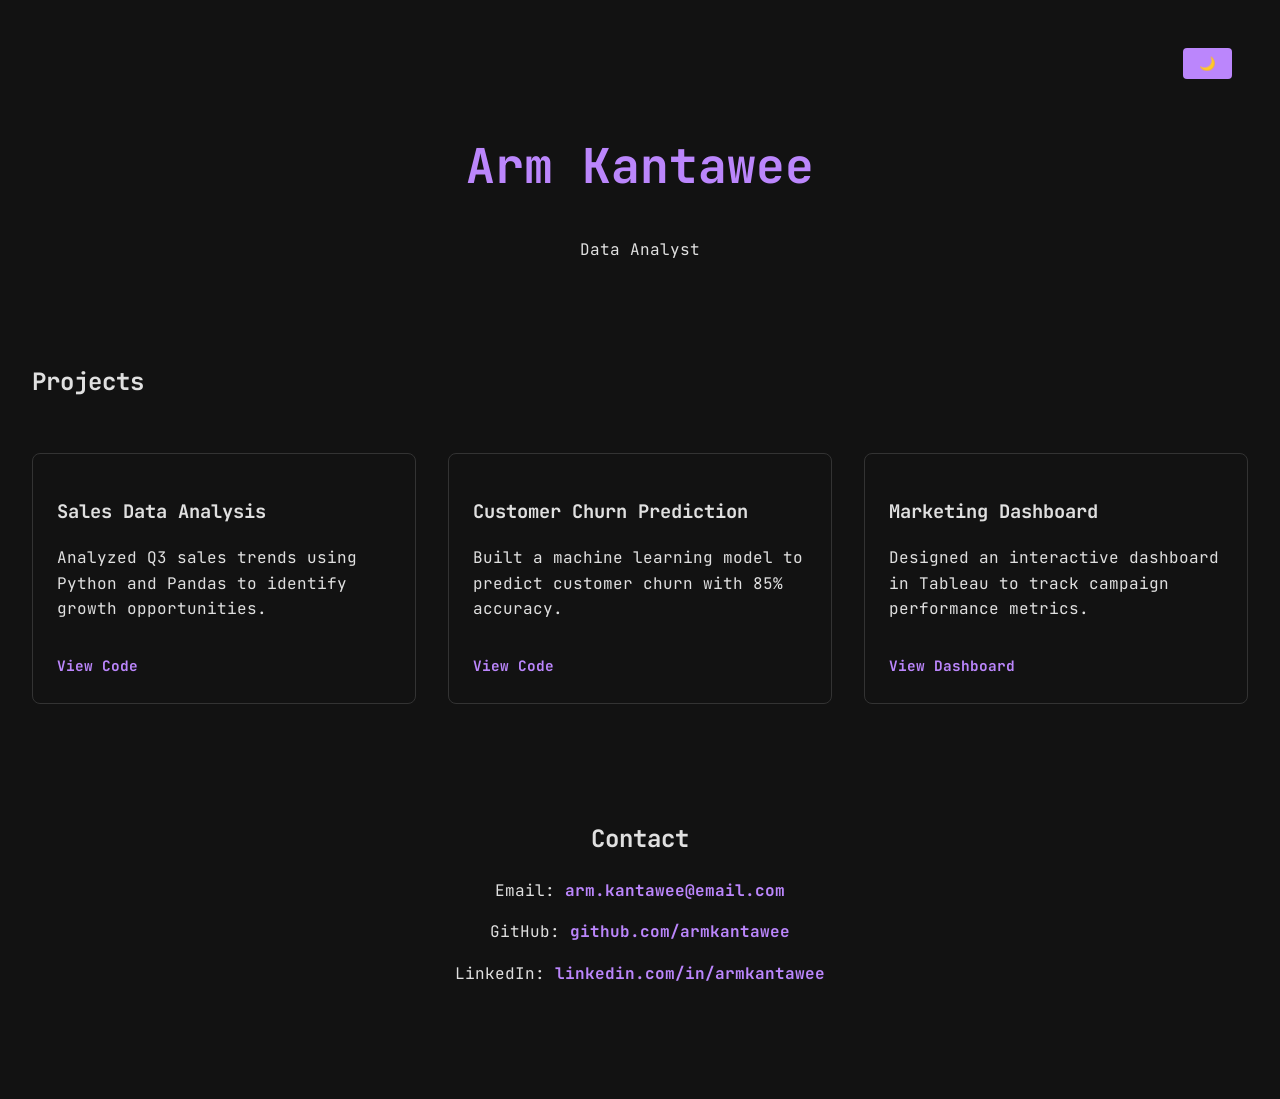
<file: index.html>
<!DOCTYPE html>
<html lang="en">
<head>
    <meta charset="UTF-8">
    <meta name="viewport" content="width=device-width, initial-scale=1.0">
    <title>Arm Kantawee | Data Analyst</title>
    <link rel="stylesheet" href="style.css">
</head>
<body>
    <header>
        <button id="theme-toggle">🌙</button>
        <h1>Arm Kantawee</h1>
        <p>Data Analyst</p>
    </header>

    <section id="projects">
        <h2>Projects</h2>
        <div class="project-grid">
            <div class="project-card">
                <h3>Sales Data Analysis</h3>
                <p>Analyzed Q3 sales trends using Python and Pandas to identify growth opportunities.</p>
                <a href="#">View Code</a>
            </div>
            <div class="project-card">
                <h3>Customer Churn Prediction</h3>
                <p>Built a machine learning model to predict customer churn with 85% accuracy.</p>
                <a href="#">View Code</a>
            </div>
            <div class="project-card">
                <h3>Marketing Dashboard</h3>
                <p>Designed an interactive dashboard in Tableau to track campaign performance metrics.</p>
                <a href="#">View Dashboard</a>
            </div>
        </div>
    </section>

    <section id="contact">
        <h2>Contact</h2>
        <p>Email: <a href="mailto:arm.kantawee@email.com">arm.kantawee@email.com</a></p>
        <p>GitHub: <a href="https://github.com/armkantawee" target="_blank">github.com/armkantawee</a></p>
        <p>LinkedIn: <a href="https://linkedin.com/in/armkantawee" target="_blank">linkedin.com/in/armkantawee</a></p>
    </section>

    <script src="script.js"></script>
</body>
</html>
</file>
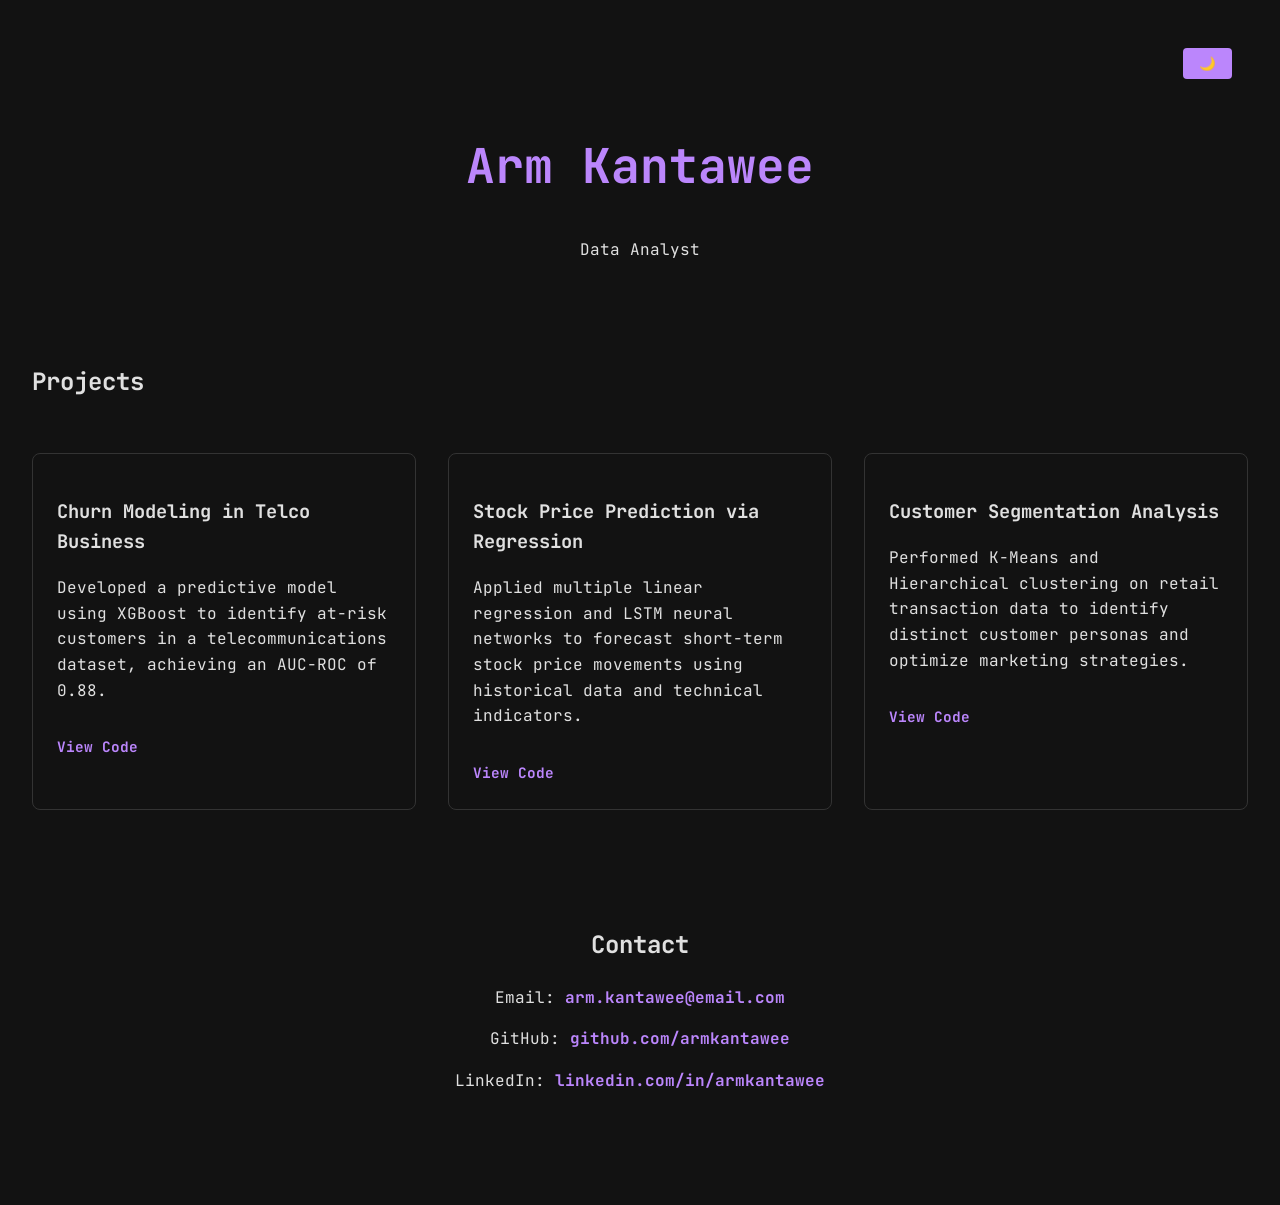
<file: docs/index.html>
<!DOCTYPE html>
<html lang="en">
<head>
    <meta charset="UTF-8">
    <meta name="viewport" content="width=device-width, initial-scale=1.0">
    <title>Arm Kantawee | Data Analyst</title>
    <link rel="stylesheet" href="style.css">
</head>
<body>
    <header>
        <button id="theme-toggle">🌙</button>
        <h1>Arm Kantawee</h1>
        <p>Data Analyst</p>
    </header>

    <section id="projects">
        <h2>Projects</h2>
        <div class="project-grid">
            <div class="project-card">
                <h3>Churn Modeling in Telco Business</h3>
                <p>Developed a predictive model using XGBoost to identify at-risk customers in a telecommunications dataset, achieving an AUC-ROC of 0.88.</p>
                <a href="#">View Code</a>
            </div>
            <div class="project-card">
                <h3>Stock Price Prediction via Regression</h3>
                <p>Applied multiple linear regression and LSTM neural networks to forecast short-term stock price movements using historical data and technical indicators.</p>
                <a href="#">View Code</a>
            </div>
            <div class="project-card">
                <h3>Customer Segmentation Analysis</h3>
                <p>Performed K-Means and Hierarchical clustering on retail transaction data to identify distinct customer personas and optimize marketing strategies.</p>
                <a href="#">View Code</a>
            </div>
        </div>
    </section>

    <section id="contact">
        <h2>Contact</h2>
        <p>Email: <a href="mailto:arm.kantawee@email.com">arm.kantawee@email.com</a></p>
        <p>GitHub: <a href="https://github.com/armkantawee" target="_blank">github.com/armkantawee</a></p>
        <p>LinkedIn: <a href="https://linkedin.com/in/armkantawee" target="_blank">linkedin.com/in/armkantawee</a></p>
    </section>

    <script src="script.js"></script>
</body>
</html>
</file>
<file: style.css>
@import url('https://fonts.googleapis.com/css2?family=JetBrains+Mono:wght@400;700&display=swap');

:root {
    --bg-color: #121212;
    --text-color: #e0e0e0;
    --accent-color: #bb86fc;
    --card-border: #333;
}

body.light-theme {
    --bg-color: #ffffff;
    --text-color: #333333;
    --accent-color: #6200ee;
    --card-border: #cccccc;
}

body {
    font-family: 'JetBrains Mono', monospace;
    background-color: var(--bg-color);
    color: var(--text-color);
    margin: 0;
    padding: 2rem;
    line-height: 1.6;
    transition: background-color 0.3s, color 0.3s;
}

header {
    text-align: center;
    padding: 4rem 0;
    position: relative;
}

#theme-toggle {
    position: absolute;
    top: 1rem;
    right: 1rem;
    cursor: pointer;
    background: var(--accent-color);
    color: white;
    border: none;
    padding: 0.5rem 1rem;
    border-radius: 4px;
}

h1 { font-size: 3rem; color: var(--accent-color); }

.project-grid {
    display: grid;
    grid-template-columns: repeat(auto-fit, minmax(300px, 1fr));
    gap: 2rem;
    padding: 2rem 0;
}

.project-card {
    border: 1px solid var(--card-border);
    padding: 1.5rem;
    border-radius: 8px;
}

#contact {
    text-align: center;
    padding: 4rem 0;
}

a { color: var(--accent-color); text-decoration: none; font-weight: bold; }
a:hover { text-decoration: underline; }

.project-card a {
    display: inline-block;
    margin-top: 1rem;
    font-size: 0.9rem;
}
</file>
<file: docs/style.css>
@import url('https://fonts.googleapis.com/css2?family=JetBrains+Mono:wght@400;700&display=swap');

:root {
    --bg-color: #121212;
    --text-color: #e0e0e0;
    --accent-color: #bb86fc;
    --card-border: #333;
}

body.light-theme {
    --bg-color: #ffffff;
    --text-color: #333333;
    --accent-color: #6200ee;
    --card-border: #cccccc;
}

body {
    font-family: 'JetBrains Mono', monospace;
    background-color: var(--bg-color);
    color: var(--text-color);
    margin: 0;
    padding: 2rem;
    line-height: 1.6;
    transition: background-color 0.3s, color 0.3s;
}

header {
    text-align: center;
    padding: 4rem 0;
    position: relative;
}

#theme-toggle {
    position: absolute;
    top: 1rem;
    right: 1rem;
    cursor: pointer;
    background: var(--accent-color);
    color: white;
    border: none;
    padding: 0.5rem 1rem;
    border-radius: 4px;
}

h1 { font-size: 3rem; color: var(--accent-color); }

.project-grid {
    display: grid;
    grid-template-columns: repeat(auto-fit, minmax(300px, 1fr));
    gap: 2rem;
    padding: 2rem 0;
}

.project-card {
    border: 1px solid var(--card-border);
    padding: 1.5rem;
    border-radius: 8px;
}

#contact {
    text-align: center;
    padding: 4rem 0;
}

a { color: var(--accent-color); text-decoration: none; font-weight: bold; }
a:hover { text-decoration: underline; }

.project-card a {
    display: inline-block;
    margin-top: 1rem;
    font-size: 0.9rem;
}
</file>
